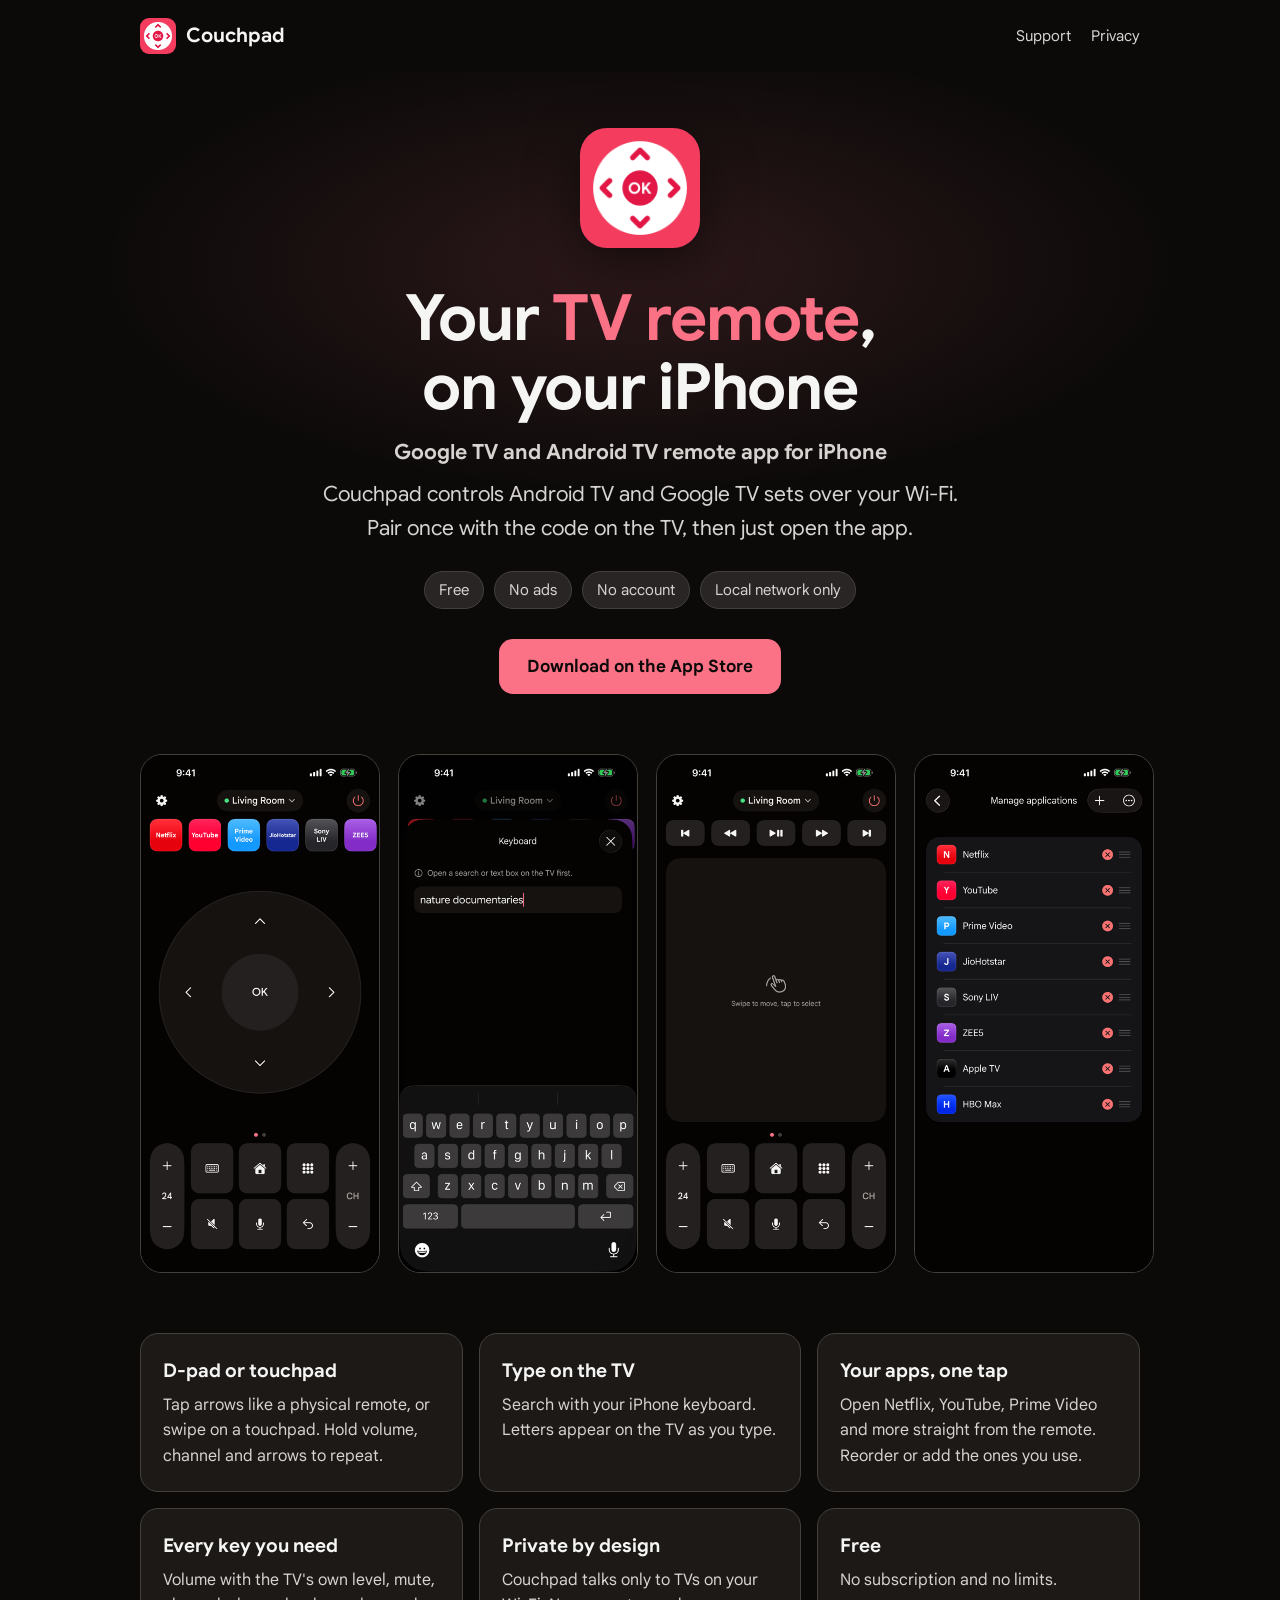
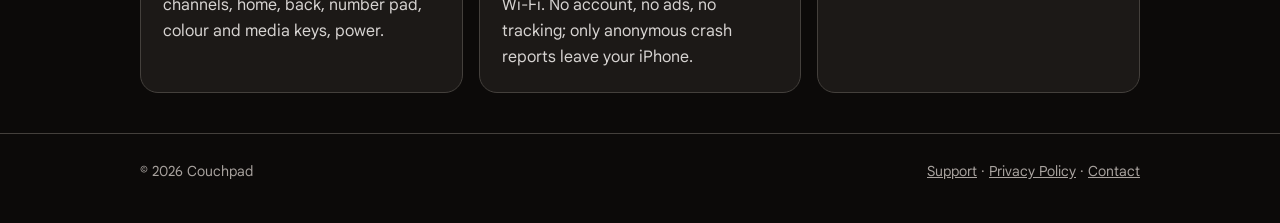
<file: index.html>
<!doctype html>
<html lang="en">
<head>
  <meta charset="utf-8">
  <meta name="viewport" content="width=device-width, initial-scale=1">
  <title>Couchpad: Google TV &amp; Android TV Remote App for iPhone</title>
  <meta name="description" content="Couchpad turns your iPhone into a remote for Android TV and Google TV: D-pad or touchpad, volume, typing and app shortcuts. Local network only, no account, no ads.">
  <link rel="canonical" href="https://iamrkasula.github.io/couchpad-app/">
  <meta property="og:type" content="website">
  <meta property="og:site_name" content="Couchpad">
  <meta property="og:title" content="Couchpad: Google TV &amp; Android TV Remote for iPhone">
  <meta property="og:description" content="Couchpad turns your iPhone into a remote for Android TV and Google TV: D-pad or touchpad, volume, typing and app shortcuts. Local network only, no account, no ads.">
  <meta property="og:url" content="https://iamrkasula.github.io/couchpad-app/">
  <meta property="og:image" content="https://iamrkasula.github.io/couchpad-app/assets/og.png">
  <meta name="twitter:card" content="summary_large_image">
  <meta name="theme-color" content="#0c0a09">
  <link rel="icon" href="assets/favicon.png">
  <link rel="apple-touch-icon" href="assets/icon.png">
  <link rel="stylesheet" href="styles.css">
  <script type="application/ld+json">
  {
    "@context": "https://schema.org",
    "@type": "MobileApplication",
    "name": "Couchpad: Smart TV Remote",
    "alternateName": "Couchpad",
    "operatingSystem": "iOS 17 or later",
    "applicationCategory": "UtilitiesApplication",
    "description": "Remote control for Google TV and Android TV on iPhone: D-pad or touchpad, volume, keyboard typing and app shortcuts over your Wi-Fi. Free, no ads, no account.",
    "url": "https://iamrkasula.github.io/couchpad-app/",
    "image": "https://iamrkasula.github.io/couchpad-app/assets/icon.png",
    "installUrl": "https://apps.apple.com/app/id6751969364",
    "offers": { "@type": "Offer", "price": "0", "priceCurrency": "USD" }
  }
  </script>
</head>
<body>
  <div class="wrap">
    <header class="top">
      <a class="brand" href="./"><img src="assets/icon.png" alt="">Couchpad</a>
      <nav><a href="support/">Support</a><a href="privacy/">Privacy</a></nav>
    </header>
  </div>

  <section class="hero">
    <div class="wrap">
      <img class="icon" src="assets/icon.png" alt="Couchpad app icon">
      <h1>Your <em>TV remote</em>,<br>on your iPhone</h1>
      <p class="lead" style="margin-bottom:8px"><strong>Google TV and Android TV remote app for iPhone</strong></p>
      <p class="lead">Couchpad controls Android TV and Google TV sets over your Wi-Fi. Pair once with the code on the TV, then just open the app.</p>
      <ul class="badges">
        <li>Free</li><li>No ads</li><li>No account</li><li>Local network only</li>
      </ul>
      <a class="cta" href="https://apps.apple.com/app/id6751969364">Download on the App Store</a>
    </div>
  </section>

  <main class="wrap">
    <section class="shots" aria-label="Screenshots">
      <img src="assets/shots/01_remote.png" alt="Couchpad remote with D-pad, app shortcuts and volume">
      <img src="assets/shots/03_keyboard.png" alt="Typing a search for the TV with the iPhone keyboard">
      <img src="assets/shots/04_touchpad.png" alt="Touchpad layout with media keys">
      <img src="assets/shots/05_apps.png" alt="Managing app shortcuts">
      <img src="assets/shots/02_pair.png" alt="Pairing with the code shown on the TV">
    </section>
    <section class="features">
      <div class="card"><h3>D-pad or touchpad</h3><p>Tap arrows like a physical remote, or swipe on a touchpad. Hold volume, channel and arrows to repeat.</p></div>
      <div class="card"><h3>Type on the TV</h3><p>Search with your iPhone keyboard. Letters appear on the TV as you type.</p></div>
      <div class="card"><h3>Your apps, one tap</h3><p>Open Netflix, YouTube, Prime Video and more straight from the remote. Reorder or add the ones you use.</p></div>
      <div class="card"><h3>Every key you need</h3><p>Volume with the TV's own level, mute, channels, home, back, number pad, colour and media keys, power.</p></div>
      <div class="card"><h3>Private by design</h3><p>Couchpad talks only to TVs on your Wi-Fi. No account, no ads, no tracking; only anonymous crash reports leave your iPhone.</p></div>
      <div class="card"><h3>Free</h3><p>No subscription and no limits.</p></div>
    </section>
  </main>

  <footer>
    <div class="wrap">
      <span>© 2026 Couchpad</span>
      <span><a href="support/">Support</a> · <a href="privacy/">Privacy Policy</a> · <a href="mailto:iamrkasula@gmail.com">Contact</a></span>
    </div>
  </footer>
</body>
</html>
</file>
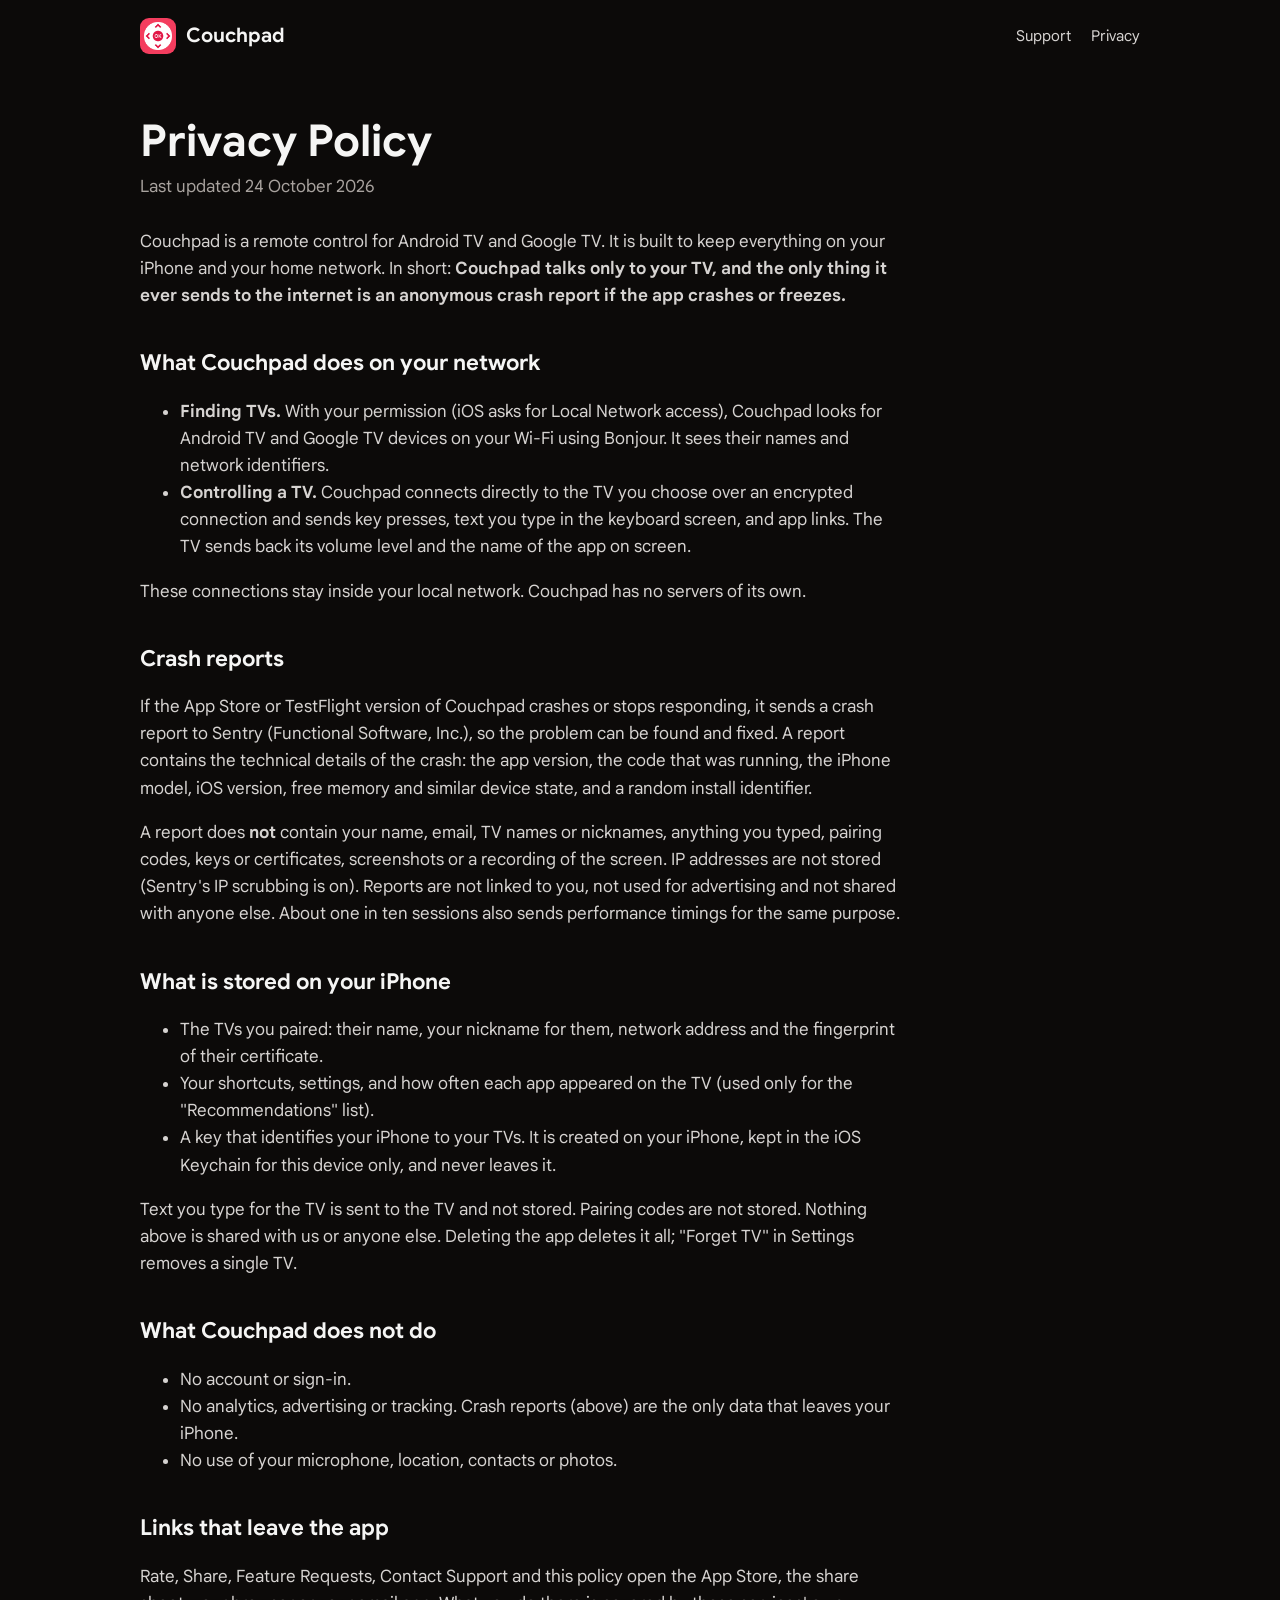
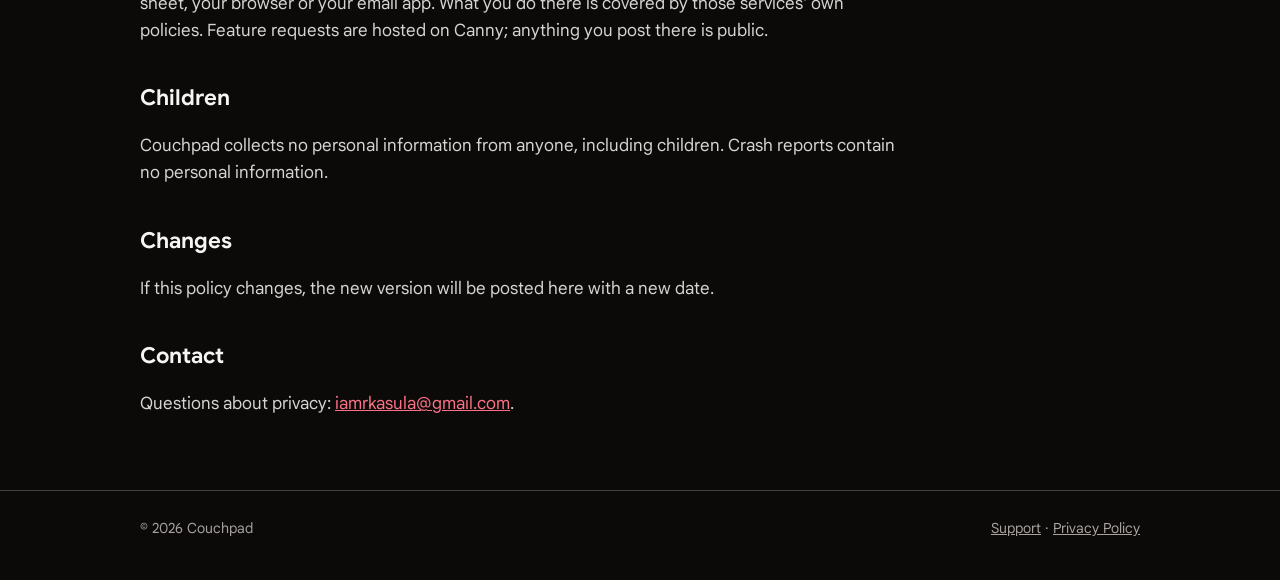
<file: privacy/index.html>
<!doctype html>
<html lang="en">
<head>
  <meta charset="utf-8">
  <meta name="viewport" content="width=device-width, initial-scale=1">
  <title>Privacy Policy · Couchpad</title>
  <meta name="description" content="Couchpad's privacy policy: it talks only to TVs on your local network and collects no data.">
  <link rel="canonical" href="https://iamrkasula.github.io/couchpad-app/privacy/">
  <meta property="og:type" content="website">
  <meta property="og:site_name" content="Couchpad">
  <meta property="og:title" content="Privacy Policy · Couchpad">
  <meta property="og:description" content="Couchpad's privacy policy: it talks only to TVs on your local network and collects no data.">
  <meta property="og:url" content="https://iamrkasula.github.io/couchpad-app/privacy/">
  <meta property="og:image" content="https://iamrkasula.github.io/couchpad-app/assets/og.png">
  <meta name="twitter:card" content="summary_large_image">
  <meta name="theme-color" content="#0c0a09">
  <link rel="icon" href="../assets/favicon.png">
  <link rel="stylesheet" href="../styles.css">
</head>
<body>
  <div class="wrap">
    <header class="top">
      <a class="brand" href="../"><img src="../assets/icon.png" alt="">Couchpad</a>
      <nav><a href="../support/">Support</a><a href="./">Privacy</a></nav>
    </header>

    <main class="doc">
      <h1>Privacy Policy</h1>
      <p class="updated">Last updated 24 October 2026</p>

      <p>Couchpad is a remote control for Android TV and Google TV. It is built to keep everything on your iPhone and your home network. In short: <strong>Couchpad talks only to your TV, and the only thing it ever sends to the internet is an anonymous crash report if the app crashes or freezes.</strong></p>

      <h2>What Couchpad does on your network</h2>
      <ul>
        <li><strong>Finding TVs.</strong> With your permission (iOS asks for Local Network access), Couchpad looks for Android TV and Google TV devices on your Wi-Fi using Bonjour. It sees their names and network identifiers.</li>
        <li><strong>Controlling a TV.</strong> Couchpad connects directly to the TV you choose over an encrypted connection and sends key presses, text you type in the keyboard screen, and app links. The TV sends back its volume level and the name of the app on screen.</li>
      </ul>
      <p>These connections stay inside your local network. Couchpad has no servers of its own.</p>

      <h2>Crash reports</h2>
      <p>If the App Store or TestFlight version of Couchpad crashes or stops responding, it sends a crash report to Sentry (Functional Software, Inc.), so the problem can be found and fixed. A report contains the technical details of the crash: the app version, the code that was running, the iPhone model, iOS version, free memory and similar device state, and a random install identifier.</p>
      <p>A report does <strong>not</strong> contain your name, email, TV names or nicknames, anything you typed, pairing codes, keys or certificates, screenshots or a recording of the screen. IP addresses are not stored (Sentry's IP scrubbing is on). Reports are not linked to you, not used for advertising and not shared with anyone else. About one in ten sessions also sends performance timings for the same purpose.</p>

      <h2>What is stored on your iPhone</h2>
      <ul>
        <li>The TVs you paired: their name, your nickname for them, network address and the fingerprint of their certificate.</li>
        <li>Your shortcuts, settings, and how often each app appeared on the TV (used only for the "Recommendations" list).</li>
        <li>A key that identifies your iPhone to your TVs. It is created on your iPhone, kept in the iOS Keychain for this device only, and never leaves it.</li>
      </ul>
      <p>Text you type for the TV is sent to the TV and not stored. Pairing codes are not stored. Nothing above is shared with us or anyone else. Deleting the app deletes it all; "Forget TV" in Settings removes a single TV.</p>

      <h2>What Couchpad does not do</h2>
      <ul>
        <li>No account or sign-in.</li>
        <li>No analytics, advertising or tracking. Crash reports (above) are the only data that leaves your iPhone.</li>
        <li>No use of your microphone, location, contacts or photos.</li>
      </ul>

      <h2>Links that leave the app</h2>
      <p>Rate, Share, Feature Requests, Contact Support and this policy open the App Store, the share sheet, your browser or your email app. What you do there is covered by those services' own policies. Feature requests are hosted on Canny; anything you post there is public.</p>

      <h2>Children</h2>
      <p>Couchpad collects no personal information from anyone, including children. Crash reports contain no personal information.</p>

      <h2>Changes</h2>
      <p>If this policy changes, the new version will be posted here with a new date.</p>

      <h2>Contact</h2>
      <p>Questions about privacy: <a href="mailto:iamrkasula@gmail.com?subject=Couchpad%20privacy">iamrkasula@gmail.com</a>.</p>
    </main>
  </div>

  <footer>
    <div class="wrap">
      <span>© 2026 Couchpad</span>
      <span><a href="../support/">Support</a> · <a href="./">Privacy Policy</a></span>
    </div>
  </footer>
</body>
</html>
</file>
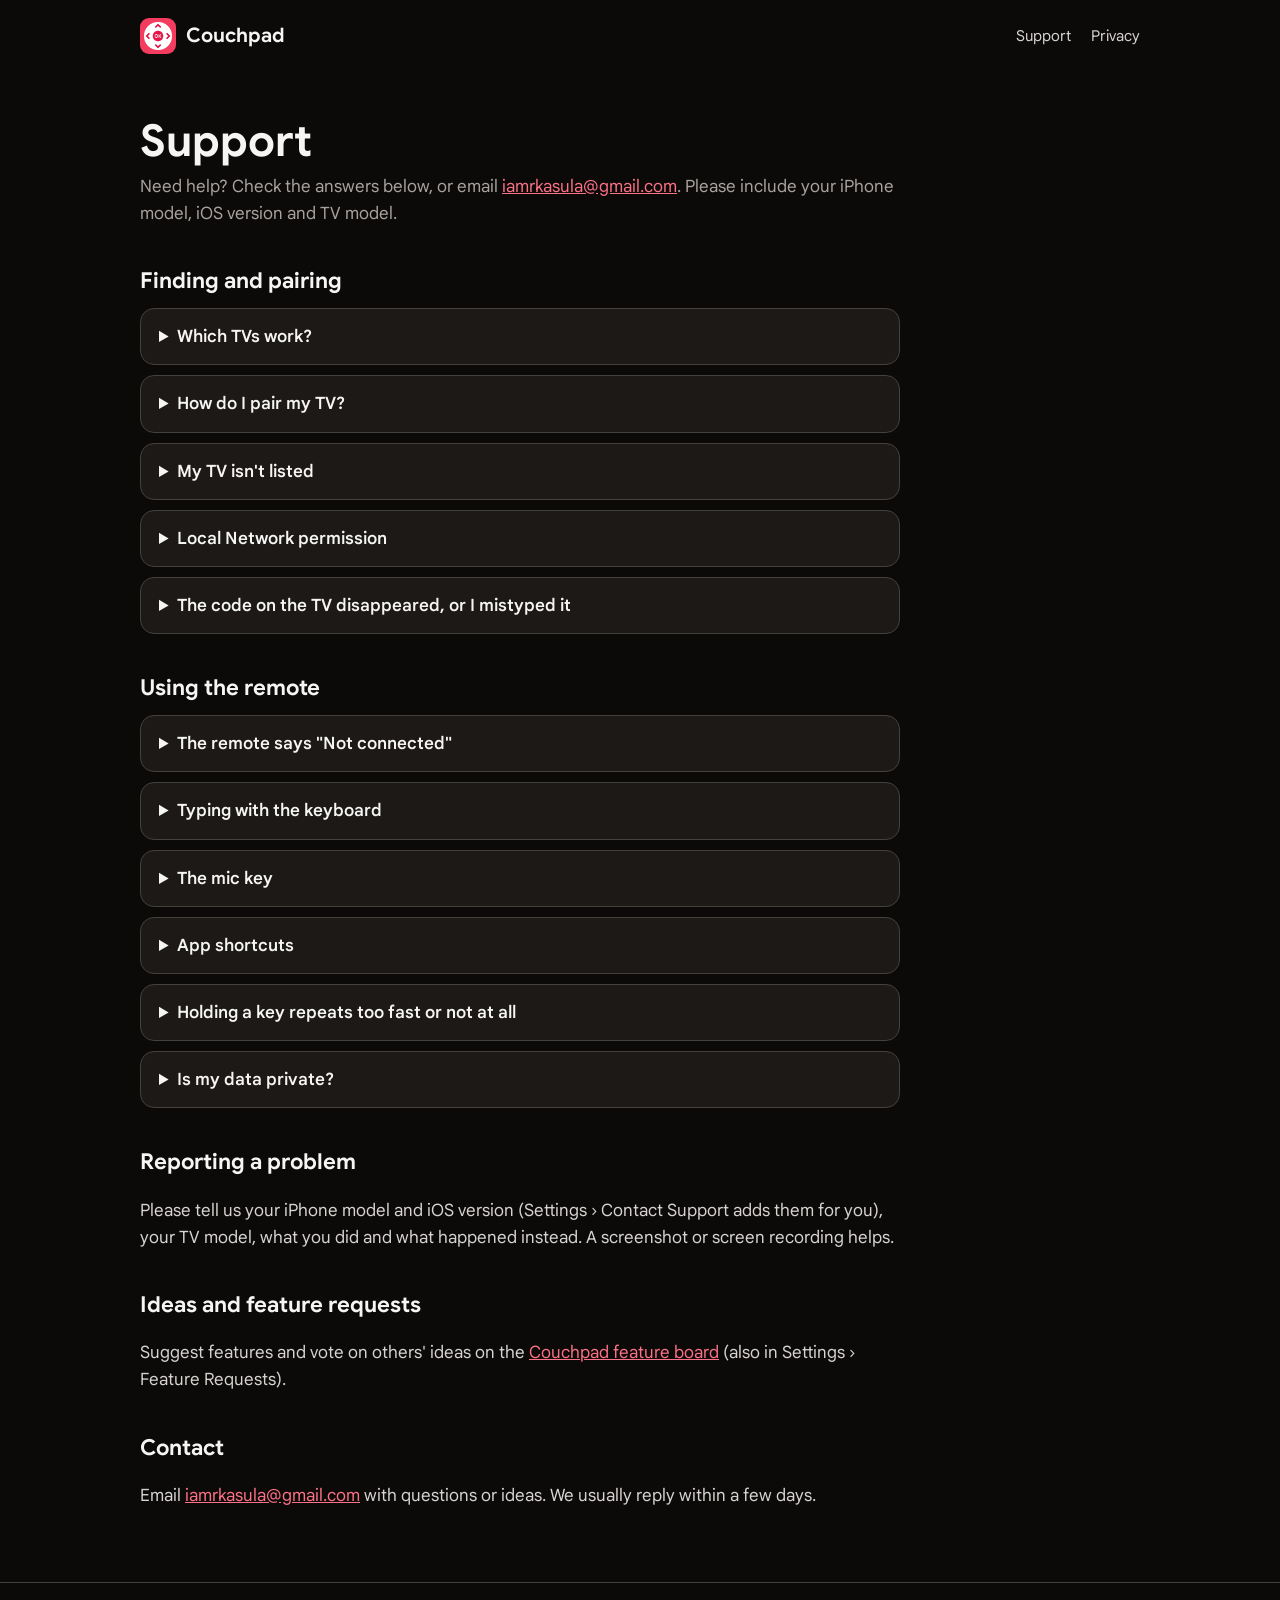
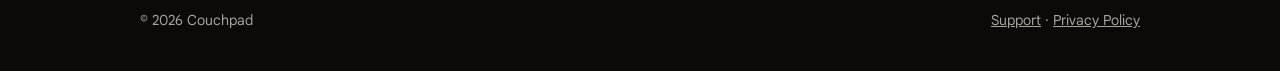
<file: support/index.html>
<!doctype html>
<html lang="en">
<head>
  <meta charset="utf-8">
  <meta name="viewport" content="width=device-width, initial-scale=1">
  <title>Support · Couchpad</title>
  <meta name="description" content="Help with Couchpad: finding and pairing your TV, connection problems, the keyboard, app shortcuts and contact.">
  <link rel="canonical" href="https://iamrkasula.github.io/couchpad-app/support/">
  <meta property="og:type" content="website">
  <meta property="og:site_name" content="Couchpad">
  <meta property="og:title" content="Support · Couchpad">
  <meta property="og:description" content="Help with Couchpad: finding and pairing your TV, connection problems, the keyboard, app shortcuts and contact.">
  <meta property="og:url" content="https://iamrkasula.github.io/couchpad-app/support/">
  <meta property="og:image" content="https://iamrkasula.github.io/couchpad-app/assets/og.png">
  <meta name="twitter:card" content="summary_large_image">
  <meta name="theme-color" content="#0c0a09">
  <link rel="icon" href="../assets/favicon.png">
  <link rel="stylesheet" href="../styles.css">
</head>
<body>
  <div class="wrap">
    <header class="top">
      <a class="brand" href="../"><img src="../assets/icon.png" alt="">Couchpad</a>
      <nav><a href="./">Support</a><a href="../privacy/">Privacy</a></nav>
    </header>

    <main class="doc">
      <h1>Support</h1>
      <p class="updated">Need help? Check the answers below, or email <a href="mailto:iamrkasula@gmail.com?subject=Couchpad%20support">iamrkasula@gmail.com</a>. Please include your iPhone model, iOS version and TV model.</p>

      <h2>Finding and pairing</h2>
      <details><summary>Which TVs work?</summary>
        <p>TVs and streaming boxes running Android TV or Google TV with the Android TV Remote Service, for example Sony BRAVIA, TCL, Hisense, Philips and Chromecast with Google TV.</p></details>
      <details><summary>How do I pair my TV?</summary>
        <p>Tap the TV name at the top of the remote and choose Connect next to your TV. A six-character code appears on the TV; type it in and tap Submit. You only do this once per TV.</p></details>
      <details><summary>My TV isn't listed</summary>
        <p>Switch the TV on and make sure it and your iPhone are on the same Wi-Fi network (not a guest network, which often blocks devices from seeing each other). Some TVs stop answering in deep standby; wake them with their own remote first.</p></details>
      <details><summary>Local Network permission</summary>
        <p>Couchpad needs Local Network access to find and talk to your TV. If you declined it, turn it on in Settings › Privacy &amp; Security › Local Network › Couchpad.</p></details>
      <details><summary>The code on the TV disappeared, or I mistyped it</summary>
        <p>Tap "No code on the TV? Show a new one" to start again. A mistyped code is caught right away; just type it again.</p></details>

      <h2>Using the remote</h2>
      <details><summary>The remote says "Not connected"</summary>
        <p>Couchpad keeps retrying while the remote is open. Check that the TV is on and on the same Wi-Fi. If the TV was reset, Couchpad asks you to pair again.</p></details>
      <details><summary>Typing with the keyboard</summary>
        <p>Open a search or text box on the TV first, then tap the keyboard key. Letters appear on the TV as you type; Return sends Enter.</p></details>
      <details><summary>The mic key</summary>
        <p>It opens the TV's own voice search, using the TV remote's or TV's microphone. Couchpad never uses your iPhone's microphone.</p></details>
      <details><summary>App shortcuts</summary>
        <p>Tap an app icon on the remote to open it on the TV. Settings › Manage applications lets you reorder, remove and add apps. The app must be installed on the TV.</p></details>
      <details><summary>Holding a key repeats too fast or not at all</summary>
        <p>Settings › Remote behavior › Smooth Press turns hold-to-repeat on or off for volume, channels and arrows.</p></details>
      <details><summary>Is my data private?</summary>
        <p>Yes. Couchpad talks only to TVs on your Wi-Fi; the only thing it sends to the internet is an anonymous crash report if the app crashes. See the <a href="../privacy/">Privacy Policy</a>.</p></details>

      <h2>Reporting a problem</h2>
      <p>Please tell us your iPhone model and iOS version (Settings › Contact Support adds them for you), your TV model, what you did and what happened instead. A screenshot or screen recording helps.</p>

      <h2>Ideas and feature requests</h2>
      <p>Suggest features and vote on others' ideas on the <a href="https://app-feature-requests.canny.io/couchpad">Couchpad feature board</a> (also in Settings › Feature Requests).</p>

      <h2>Contact</h2>
      <p>Email <a href="mailto:iamrkasula@gmail.com?subject=Couchpad%20support">iamrkasula@gmail.com</a> with questions or ideas. We usually reply within a few days.</p>
    </main>
  </div>

  <footer>
    <div class="wrap">
      <span>© 2026 Couchpad</span>
      <span><a href="./">Support</a> · <a href="../privacy/">Privacy Policy</a></span>
    </div>
  </footer>
</body>
</html>
</file>
<file: styles.css>
/* Couchpad site. Matches the app: Tailwind stone surfaces, rose-400 accent (Views/Theme.swift). Google Sans (SIL OFL 1.1,
   assets/GoogleSans-OFL.txt), self-hosted so the site makes no third-party requests. */
@font-face {
  font-family: "Google Sans";
  src: url("assets/GoogleSans.woff2") format("woff2");
  font-weight: 400 700;
  font-display: swap;
}
:root {
  --bg: #0c0a09;
  --bg-raised: #1c1917;
  --surface: #292524;
  --line: #44403c;
  --text: #f5f5f4;
  --text-2: #d6d3d1;
  --text-3: #a8a29e;
  --accent: #fb7185;
  --on-accent: #0c0a09;
  color-scheme: dark;
}

* { box-sizing: border-box; }

body {
  margin: 0;
  background: var(--bg);
  color: var(--text);
  font: 17px/1.6 "Google Sans", -apple-system, BlinkMacSystemFont, "Segoe UI", Roboto, sans-serif;
  -webkit-text-size-adjust: 100%;
}

a { color: var(--accent); }
a:hover { text-decoration-thickness: 2px; }

.wrap { max-width: 1040px; margin: 0 auto; padding: 0 20px; }

header.top {
  display: flex; align-items: center; justify-content: space-between; gap: 16px;
  padding: 18px 0;
}
.brand { display: flex; align-items: center; gap: 10px; color: var(--text); text-decoration: none; font-weight: 700; font-size: 20px; }
.brand img { width: 36px; height: 36px; border-radius: 9px; }
nav a { color: var(--text-2); text-decoration: none; margin-left: 20px; font-size: 15px; }
nav a:hover { color: var(--text); }

.hero {
  text-align: center; padding: 56px 0 24px;
  background: radial-gradient(60% 50% at 50% 30%, rgba(251, 113, 133, 0.14), transparent 70%);
}
.hero img.icon { width: 120px; height: 120px; border-radius: 27px; box-shadow: 0 18px 50px rgba(0, 0, 0, 0.5); }
.hero h1 {
  font-family: "Google Sans", -apple-system, sans-serif;
  font-size: clamp(36px, 7vw, 64px); line-height: 1.08; margin: 28px 0 14px; letter-spacing: -0.02em;
}
.hero h1 em { font-style: normal; color: var(--accent); }
.hero p.lead { font-size: clamp(18px, 2.4vw, 21px); color: var(--text-2); max-width: 640px; margin: 0 auto; }
.badges { display: flex; flex-wrap: wrap; justify-content: center; gap: 10px; margin: 26px 0 0; padding: 0; list-style: none; }
.badges li { background: var(--surface); border: 1px solid var(--line); border-radius: 999px; padding: 6px 14px; font-size: 15px; color: var(--text-2); }
.cta { display: inline-block; margin-top: 30px; background: var(--accent); color: var(--on-accent); font-weight: 700; padding: 14px 28px; border-radius: 14px; text-decoration: none; }
.cta.soon { background: var(--surface); color: var(--text-2); border: 1px solid var(--line); }

.shots {
  display: flex; gap: 18px; overflow-x: auto; scroll-snap-type: x mandatory;
  padding: 36px 20px 20px; margin: 0 -20px;
}
.shots img { width: 240px; flex: none; border-radius: 22px; scroll-snap-align: center; border: 1px solid var(--line); }

.features { display: grid; grid-template-columns: repeat(auto-fit, minmax(260px, 1fr)); gap: 16px; padding: 40px 0; }
.card { background: var(--bg-raised); border: 1px solid var(--line); border-radius: 18px; padding: 22px; }
.card h3 { margin: 0 0 6px; font-size: 19px; }
.card p { margin: 0; color: var(--text-2); font-size: 16px; }

.doc { max-width: 760px; padding: 24px 0 56px; }
.doc h1 { font-size: clamp(32px, 5vw, 44px); line-height: 1.15; margin: 20px 0 6px; }
.doc .updated { color: var(--text-3); margin: 0 0 28px; }
.doc h2 { font-size: 22px; margin: 36px 0 8px; }
.doc p, .doc li { color: var(--text-2); }
.doc details { background: var(--bg-raised); border: 1px solid var(--line); border-radius: 14px; padding: 14px 18px; margin: 10px 0; }
.doc summary { cursor: pointer; font-weight: 600; color: var(--text); }
.doc details p { margin: 10px 0 0; }

footer { border-top: 1px solid var(--line); padding: 26px 0 40px; color: var(--text-3); font-size: 14px; }
footer .wrap { display: flex; flex-wrap: wrap; gap: 8px 22px; justify-content: space-between; }
footer a { color: var(--text-3); }

@media (max-width: 520px) {
  nav a { margin-left: 14px; }
  .shots img { width: 200px; }
}
</file>
